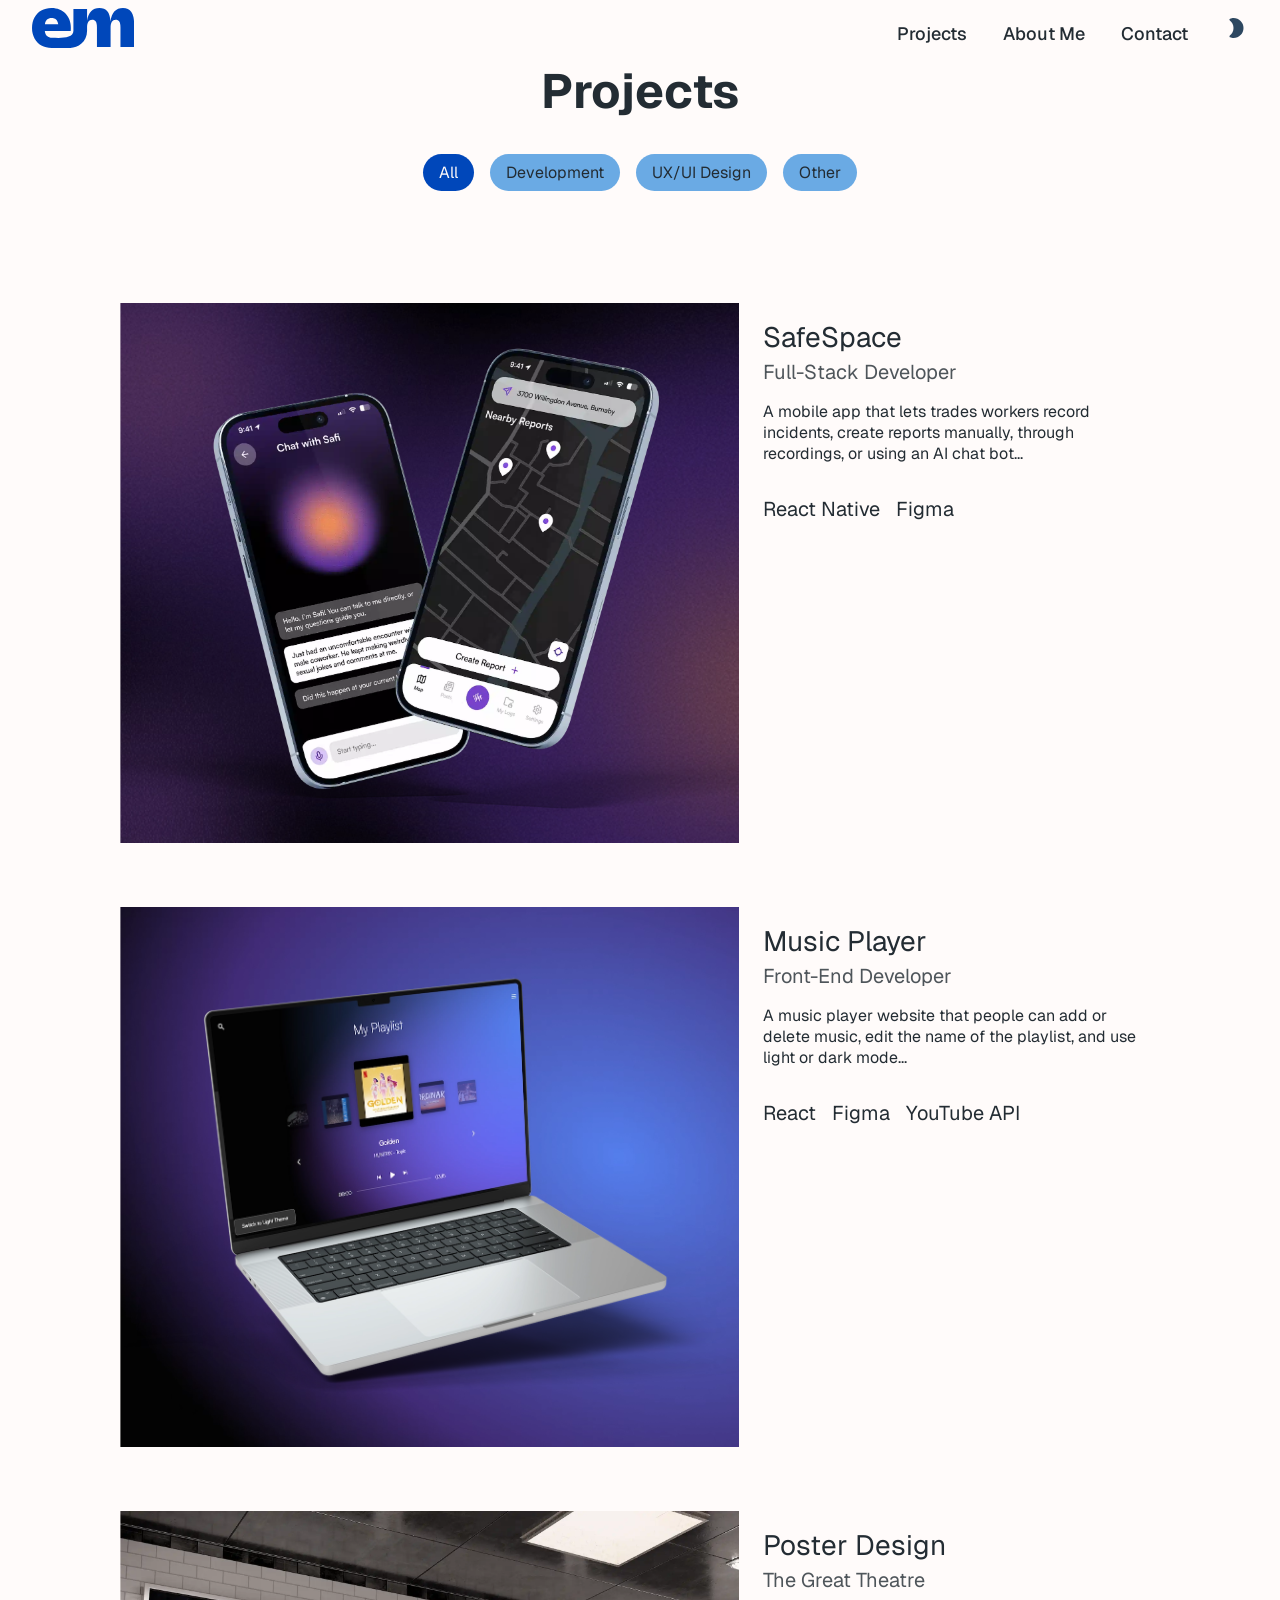
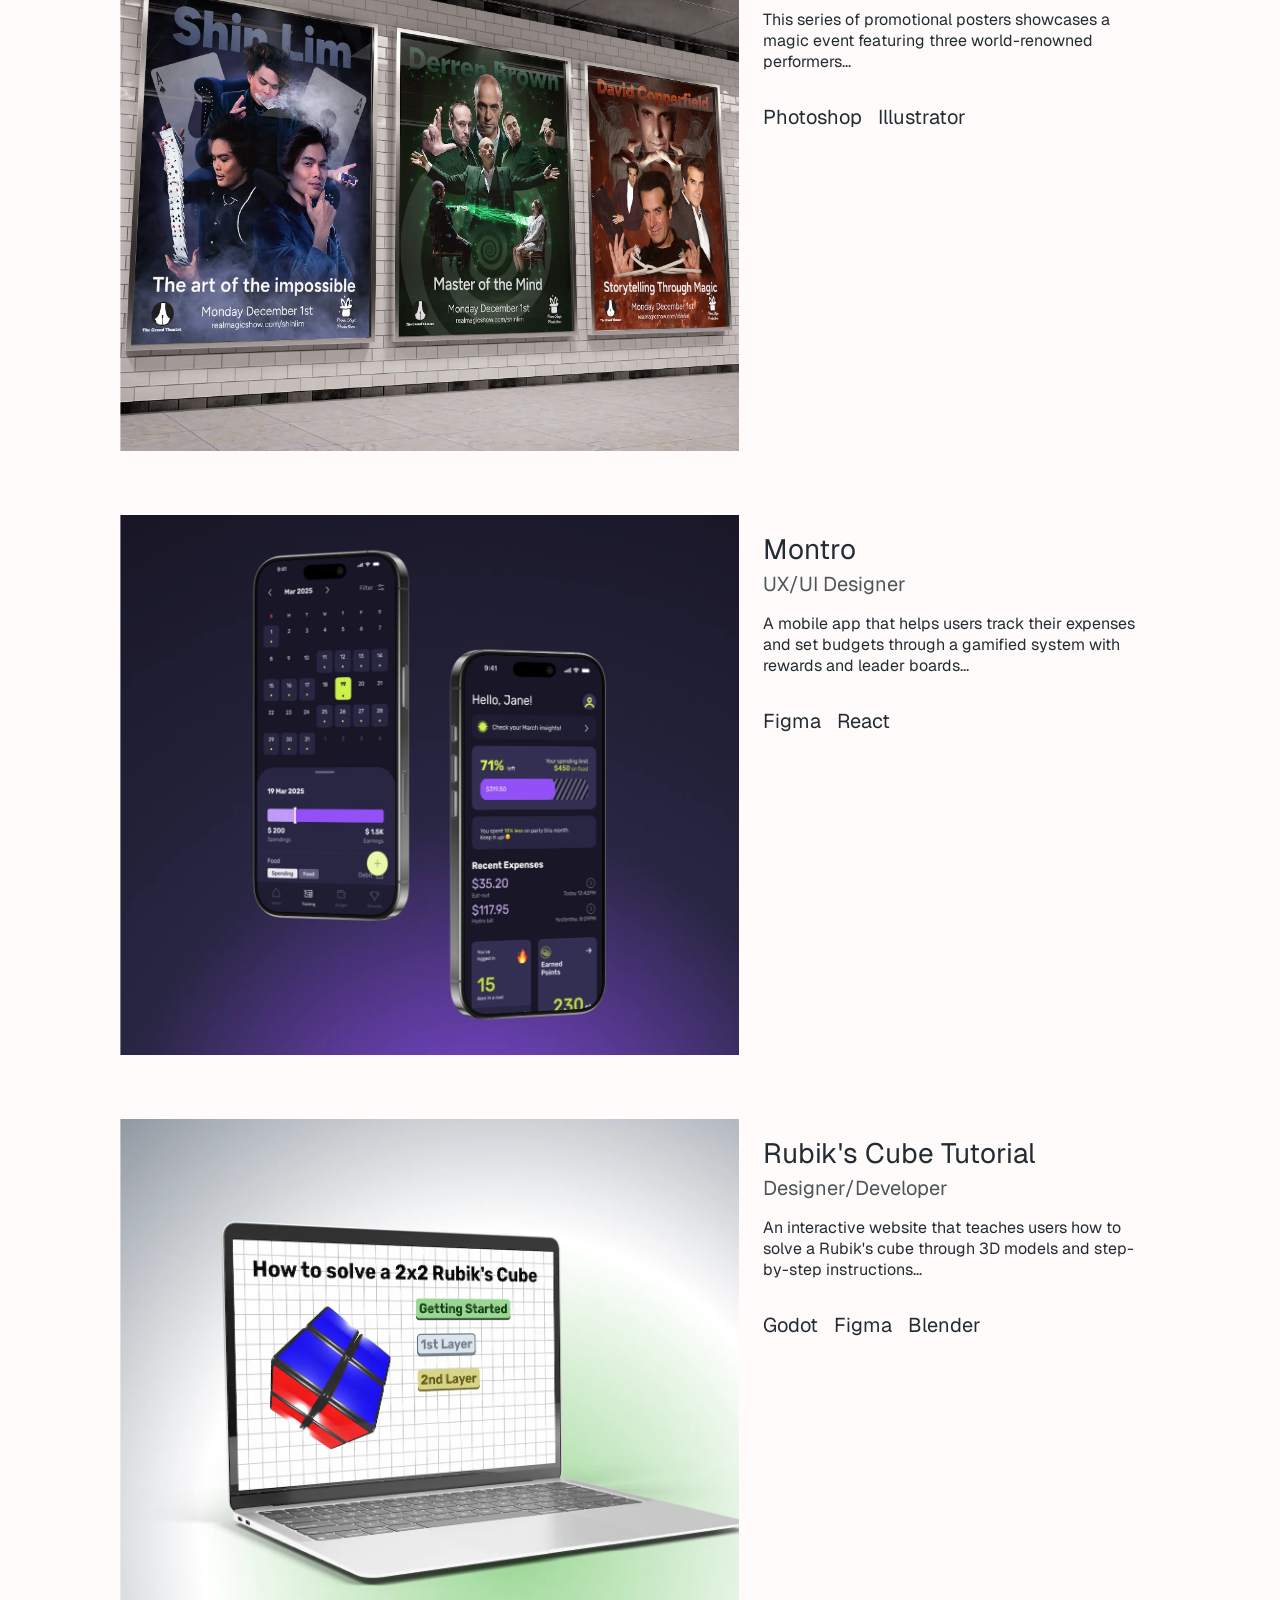
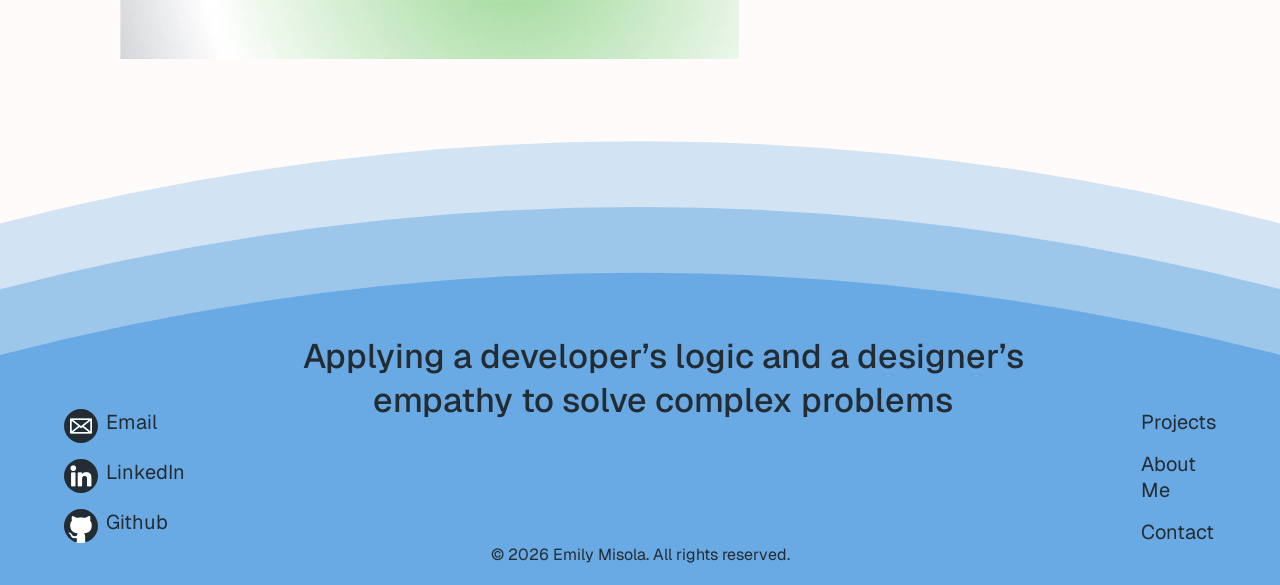
<file: projects.html>
<!doctype html>
<html lang="en">
  <head>
    <meta charset="UTF-8" />
    <meta name="viewport" content="width=device-width, initial-scale=1.0" />

    <style>
      @import url("https://fonts.googleapis.com/css2?family=Geist:wght@100..900&display=swap");
    </style>

    <link rel="stylesheet" href="css/main.css" />
    <link rel="stylesheet" href="css/projects.css" />
    <link rel="stylesheet" href="css/components.css" />
    <link rel="stylesheet" href="css/responsive.css" />
    <title>Projects</title>
  </head>
  <body>
    <a href="#main-content" class="skip-link">Skip to main content</a>
    <nav class="navbar">
      <a href="index.html">
        <svg
          class="navbar__logo"
          xmlns="http://www.w3.org/2000/svg"
          viewBox="0 0 311.19 121.91"
        >
          <path
            class="cls-1"
            d="M309.12,27.37c-1.38-6.15-3.48-11.25-6.29-15.31-2.81-4.06-6.35-7.08-10.62-9.07-4.27-1.99-9.28-2.99-15.05-2.99-21.53,0-34.18,13.61-37.96,40.84-.45-6.92-1.48-12.94-3.07-18.06-1.59-5.12-3.78-9.37-6.55-12.74-2.78-3.37-6.17-5.89-10.17-7.55-4-1.66-8.64-2.49-13.92-2.49-20.97,0-33.52,13-37.65,39.01V3.14h-41.58v66.53c0,25.29-41.57,21.19-65.07,21.19-6.4,0-11.49-1.83-15.28-5.48s-6.09-8.87-6.89-15.65h78.91c.17-1.4.3-2.85.37-4.35s.11-2.99.11-4.46c0-9.12-1.43-17.42-4.27-24.91-2.85-7.48-6.85-13.89-12.01-19.24-5.16-5.35-11.36-9.48-18.61-12.4-7.25-2.92-15.28-4.38-24.09-4.38-5.91,0-11.47.66-16.7,1.99-5.23,1.33-10.04,3.24-14.44,5.74-4.41,2.5-8.35,5.54-11.85,9.12-3.5,3.58-6.46,7.63-8.89,12.14s-4.29,9.45-5.58,14.81c-1.29,5.37-1.94,11.07-1.94,17.12s.66,11.75,1.97,17.12c1.31,5.37,3.2,10.3,5.66,14.81,2.46,4.51,5.46,8.56,8.99,12.17,3.53,3.6,7.52,6.65,11.95,9.15s9.3,4.41,14.58,5.74c5.28,1.33,10.89,1.99,16.83,1.99h56.87c22.57,0,50.99-17.43,50.99-52.23v-9.69c0-16.32,5.15-24.49,15.47-24.49,4.96,0,8.64,1.97,11.04,5.92,2.4,3.95,3.59,10,3.59,18.14v59.2h41.58v-58.78c0-16.32,5.15-24.49,15.47-24.49,4.96,0,8.64,1.97,11.04,5.92,2.4,3.95,3.59,10,3.59,18.14v59.2h41.58V49.08c0-8.32-.69-15.56-2.07-21.71ZM45.8,35.02c3.41-3.22,8.03-4.82,13.87-4.82s10.23,1.57,13.58,4.69c3.36,3.13,5.61,7.93,6.76,14.39h-40.74c.94-6.29,3.12-11.04,6.53-14.26Z"
          />
        </svg>
      </a>

      <!-- Desktop Navigation -->
      <div class="navbar__desktop">
        <a href="projects.html" class="navbar__link">Projects</a>
        <a href="about.html" class="navbar__link">About Me</a>
        <a href="mailto:emilymisola@gmail.com" class="navbar__link">Contact</a>

        <input
          type="checkbox"
          id="theme-toggle"
          name="toggle-color-scheme"
          class="navbar__checkbox"
          aria-pressed="false"
          aria-label="Toggle light and dark theme"
        />
        <label for="theme-toggle" class="navbar__label">
          <img class="navbar__icon" src="/img/navbar/dark.svg" alt=""
        /></label>
      </div>

      <!-- Mobile Hamburger Menu -->
      <input
        type="checkbox"
        id="nav-toggle"
        class="navbar__menu-checkbox"
        aria-expanded="false"
        aria-controls="navbar-mobile-menu"
      />
      <label
        for="nav-toggle"
        class="navbar__hamburger"
        aria-label="Toggle navigation menu"
      >
        <span class="navbar__hamburger-line"></span>
        <span class="navbar__hamburger-line"></span>
        <span class="navbar__hamburger-line"></span>
      </label>

      <!-- Mobile Menu Overlay -->
      <div class="navbar__mobile-menu" id="navbar-mobile-menu">
        <div class="navbar__mobile-menu-content">
          <a href="projects.html" class="navbar__mobile-link">Projects</a>
          <a href="about.html" class="navbar__mobile-link">About Me</a>
          <a href="mailto:emilymisola@gmail.com" class="navbar__mobile-link"
            >Contact</a
          >

          <div class="navbar__mobile-theme">
            <input
              type="checkbox"
              id="theme-toggle-mobile"
              name="toggle-color-scheme"
              class="navbar__checkbox"
              aria-pressed="false"
              aria-label="Toggle light and dark theme"
            />
            <label for="theme-toggle-mobile" class="navbar__label">
              <img
                class="navbar__icon"
                src="/img/navbar/dark.svg"
                alt="Toggle theme"
            /></label>
          </div>
        </div>
      </div>
    </nav>
    <main class="main-content" id="main-content">
      <div class="projects__header">
        <h1 class="header__title">Projects</h1>
        <div class="header__filters">
          <span class="header__filter active" data-filter="all">All</span>
          <span class="header__filter" data-filter="development"
            >Development</span
          >
          <span class="header__filter" data-filter="ux-design"
            >UX/UI Design</span
          >
          <span class="header__filter" data-filter="other">Other</span>
        </div>
      </div>
      <div class="projects__list">
        <div class="project" data-category="development ux-design">
          <div class="project__text">
            <a class="project__link-text" href="projects/safeSpace.html">
              <h3 class="project__name">SafeSpace</h3>
              <h4 class="project__role">Full-Stack Developer</h4>
            </a>
            <p class="project__description">
              A mobile app that lets trades workers record incidents, create
              reports manually, through recordings, or using an AI chat bot...
            </p>
            <div class="project__chips">
              <span class="project__chip">React Native</span>
              <span class="project__chip">Figma</span>
            </div>
          </div>
          <a
            class="project__image-link"
            href="projects/safeSpace.html"
            tabindex="-1"
          >
            <figure class="project__image">
              <img
                class="project__image__image"
                src="img/projects/SafeSpace-mockup.webp"
                alt="SafeSpace Mockup"
              />
              <img
                class="project__image__image"
                src="img/projects/SafeSpace-background.webp"
                alt="SafeSpace Background"
              />
            </figure>
          </a>
        </div>

        <div class="project" data-category="development">
          <div class="project__text">
            <a class="project__link-text" href="projects/musicPlayer.html">
              <h3 class="project__name">Music Player</h3>
              <h4 class="project__role">Front-End Developer</h4>
            </a>
            <p class="project__description">
              A music player website that people can add or delete music, edit
              the name of the playlist, and use light or dark mode...
            </p>
            <div class="project__chips">
              <span class="project__chip">React</span>
              <span class="project__chip">Figma</span>
              <span class="project__chip">YouTube API</span>
            </div>
          </div>
          <a
            class="project__image-link"
            href="projects/musicPlayer.html"
            tabindex="-1"
          >
            <figure class="project__image">
              <img
                class="project__image__image"
                src="img/projects/musicPlayer-mockup.webp"
                alt="Music Player Mockup"
              />
              <img
                class="project__image__image"
                src="img/projects/musicPlayer-background.webp"
                alt="Music Player Background"
              />
            </figure>
          </a>
        </div>

        <div class="project" data-category="other">
          <div class="project__text">
            <a class="project__link-text" href="projects/posters.html">
              <h3 class="project__name">Poster Design</h3>
              <h4 class="project__role">The Great Theatre</h4>
            </a>
            <p class="project__description">
              This series of promotional posters showcases a magic event
              featuring three world-renowned performers...
            </p>
            <div class="project__chips">
              <span class="project__chip">Photoshop</span>
              <span class="project__chip">Illustrator</span>
            </div>
          </div>
          <a
            class="project__image-link"
            href="projects/posters.html"
            tabindex="-1"
          >
            <figure class="project__image">
              <img
                class="project__image__image"
                src="img/projects/magicPosters.webp"
                alt="Magic poster designs for The Great Theatre magic event"
              />
            </figure>
          </a>
        </div>

        <div class="project" data-category="ux-design">
          <div class="project__text">
            <a class="project__link-text" href="projects/montro.html">
              <h3 class="project__name">Montro</h3>
              <h4 class="project__role">UX/UI Designer</h4>
            </a>
            <p class="project__description">
              A mobile app that helps users track their expenses and set budgets
              through a gamified system with rewards and leader boards...
            </p>
            <div class="project__chips">
              <span class="project__chip">Figma</span>
              <span class="project__chip">React</span>
            </div>
          </div>
          <a
            class="project__image-link"
            href="projects/montro.html"
            tabindex="-1"
          >
            <figure class="project__image">
              <img
                class="project__image__image"
                src="img/projects/Montro-mockup.webp"
                alt="Montro Mockup"
              />
              <img
                class="project__image__image"
                src="img/projects/Montro-background.webp"
                alt="Montro Background"
              />
            </figure>
          </a>
        </div>

        <div class="project" data-category="other">
          <div class="project__text">
            <a class="project__link-text" href="projects/cube.html">
              <h3 class="project__name">Rubik's Cube Tutorial</h3>
              <h4 class="project__role">Designer/Developer</h4>
            </a>
            <p class="project__description">
              An interactive website that teaches users how to solve a Rubik's
              cube through 3D models and step-by-step instructions...
            </p>
            <div class="project__chips">
              <span class="project__chip">Godot</span>
              <span class="project__chip">Figma</span>
              <span class="project__chip">Blender</span>
            </div>
          </div>
          <a
            class="project__image-link"
            href="projects/cube.html"
            tabindex="-1"
          >
            <figure class="project__image">
              <img
                class="project__image__image"
                src="img/projects/cube-mockup.webp"
                alt="Rubik's Cube Tutorial Mockup"
              />
              <img
                class="project__image__image"
                src="img/projects/cube-background.webp"
                alt="Rubik's Cube Tutorial Background"
              />
            </figure>
          </a>
        </div>
      </div>
    </main>

    <footer class="footer">
      <!-- Desktop SVG (1025px+) - Original curves -->
      <svg
        class="footer-bg footer-bg-desktop"
        aria-hidden="true"
        xmlns="http://www.w3.org/2000/svg"
        viewBox="0 0 1440 320"
        preserveAspectRatio="none"
      >
        <path
          fill="#6aaae4"
          d="M0,320 L0,100 Q720,0 1440,100 L1440,320 Z"
          opacity="0.3"
        />
        <path
          fill="#6aaae4"
          d="M0,320 L0,140 Q720,40 1440,140 L1440,320 Z"
          opacity="0.5"
        />
        <path
          fill="#6aaae4"
          d="M0,320 L0,180 Q720,80 1440,180 L1440,320 Z"
          opacity="1"
        />
      </svg>

      <!-- Mobile/Tablet SVG (up to 1024px) - Flatter curves -->
      <svg
        class="footer-bg footer-bg-mobile"
        aria-hidden="true"
        xmlns="http://www.w3.org/2000/svg"
        viewBox="0 0 1440 320"
        preserveAspectRatio="none"
      >
        <path
          fill="#6aaae4"
          d="M0,320 L0,150 Q720,120 1440,150 L1440,320 Z"
          opacity="0.3"
        />
        <path
          fill="#6aaae4"
          d="M0,320 L0,160 Q720,140 1440,160 L1440,320 Z"
          opacity="0.5"
        />
        <path
          fill="#6aaae4"
          d="M0,320 L0,180 Q720,160 1440,180 L1440,320 Z"
          opacity="1"
        />
      </svg>
      <div class="footer__content-container">
        <div class="footer-content">
          <div class="footer__links">
            <a href="mailto:emilymisola@gmail.com" class="footer__link"
              ><img
                class="footer__link__icon"
                src="img/footer/Email.svg"
                alt="Email Icon"
              />Email</a
            >
            <a
              href="https://www.linkedin.com/in/emilymisola"
              class="footer__link"
              target="_blank"
              rel="noopener noreferrer"
              ><img
                class="footer__link__icon"
                src="img/footer/LinkedIn.svg"
                alt="LinkedIn Icon"
              />LinkedIn</a
            >
            <a
              href="https://github.com/emmpup"
              class="footer__link"
              target="_blank"
              rel="noopener noreferrer"
              ><img
                class="footer__link__icon"
                src="img/footer/Github.svg"
                alt="Github Icon"
              />Github</a
            >
          </div>
          <div class="footer__text">
            <h3 class="footer__text__tagline">
              Applying a developer’s logic and a designer’s empathy to solve
              complex problems
            </h3>
          </div>
          <div class="footer__links">
            <a href="/projects.html" class="footer__link">Projects</a>
            <a href="/about.html" class="footer__link">About Me</a>
            <a href="mailto:emilymisola@gmail.com" class="footer__link"
              >Contact</a
            >
          </div>
          <p class="footer__copyright">
            © 2026 Emily Misola. All rights reserved.
          </p>
        </div>
      </div>
    </footer>

    <script src="js/main.js"></script>
    <script src="js/projects.js"></script>
  </body>
</html>
</file>
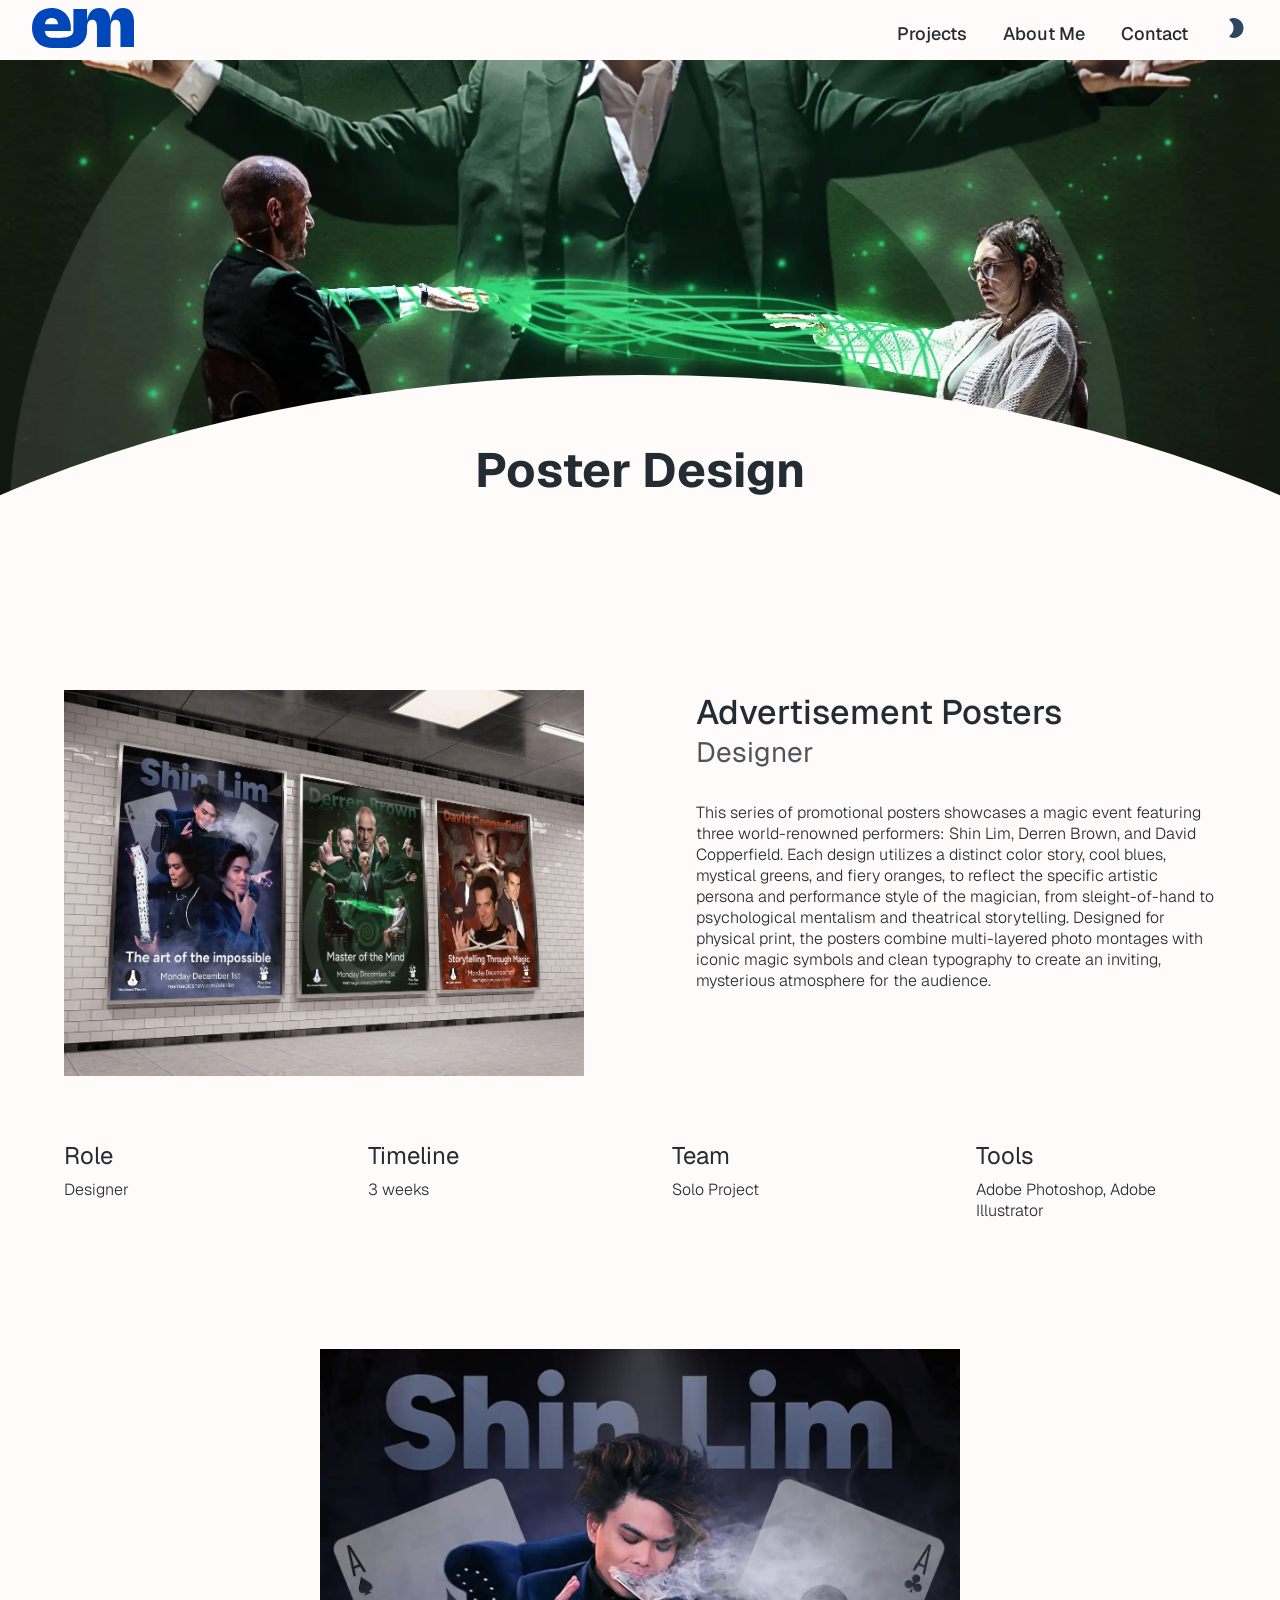
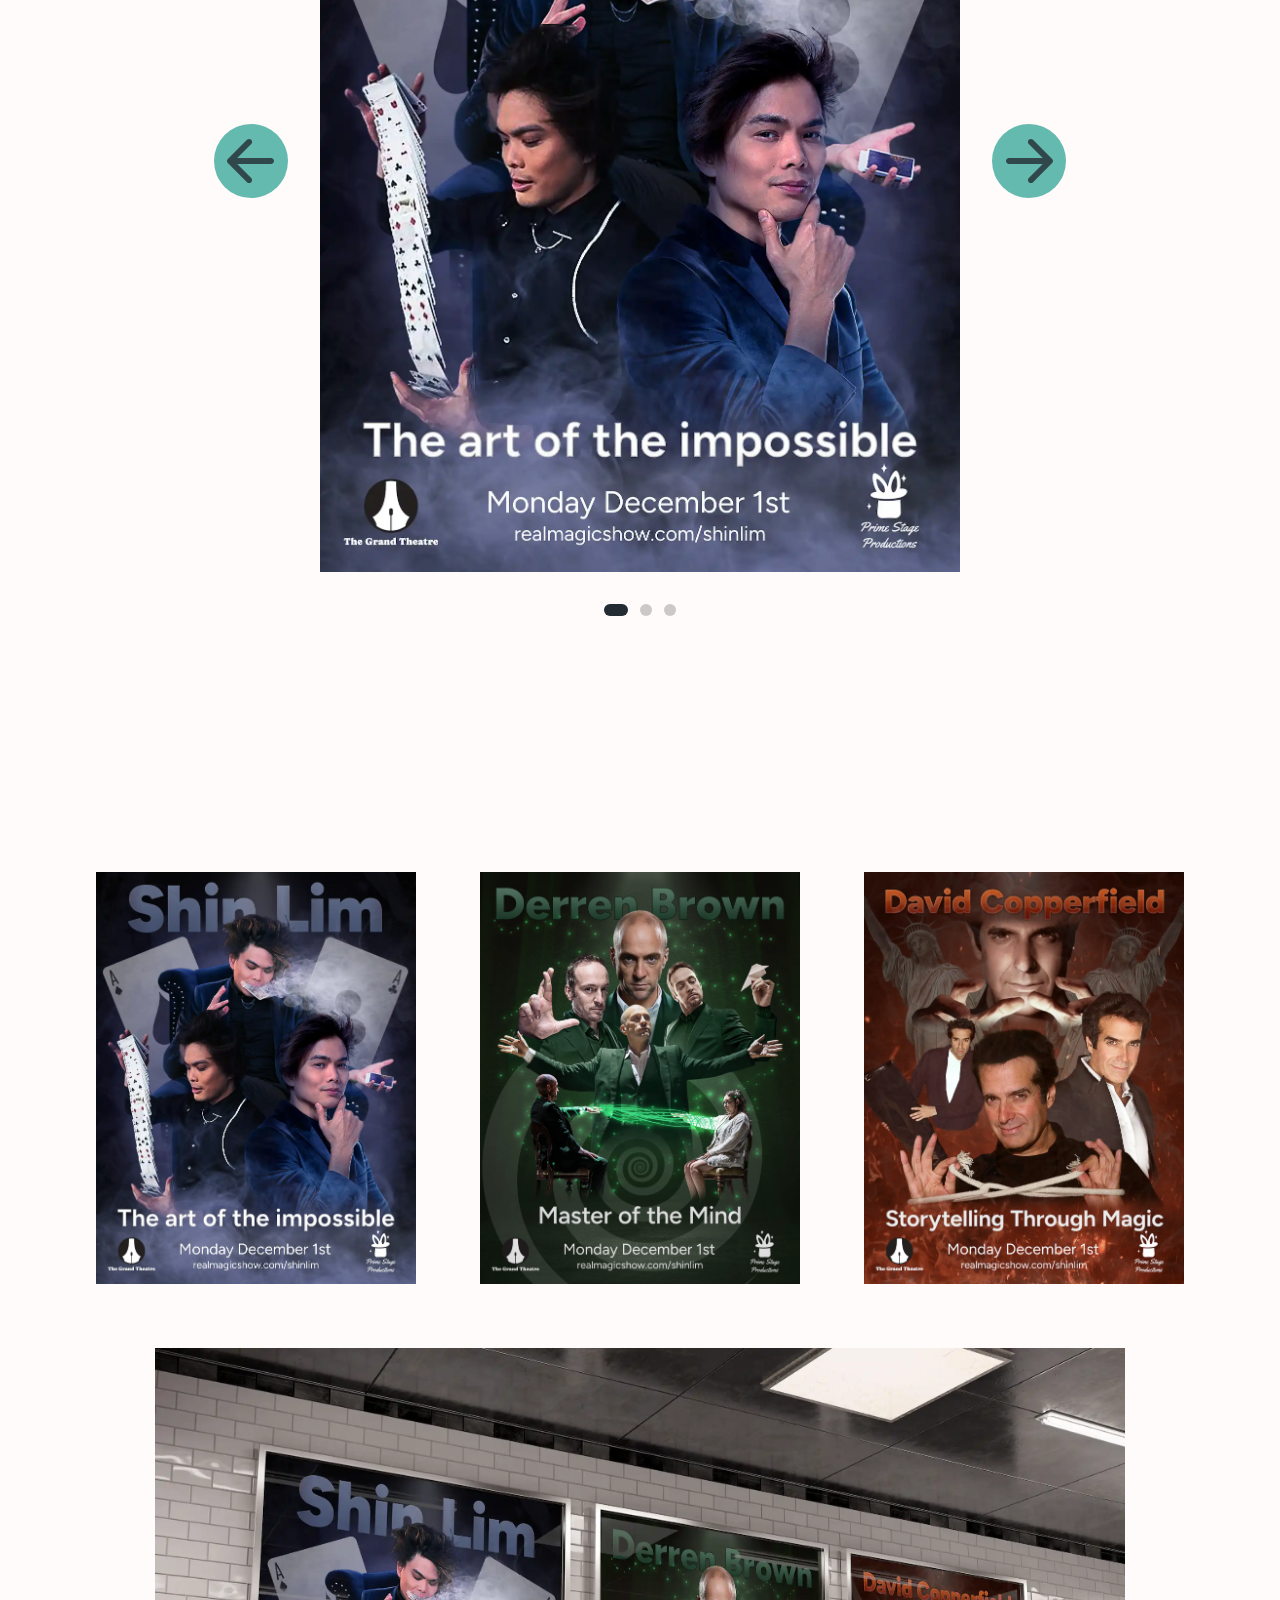
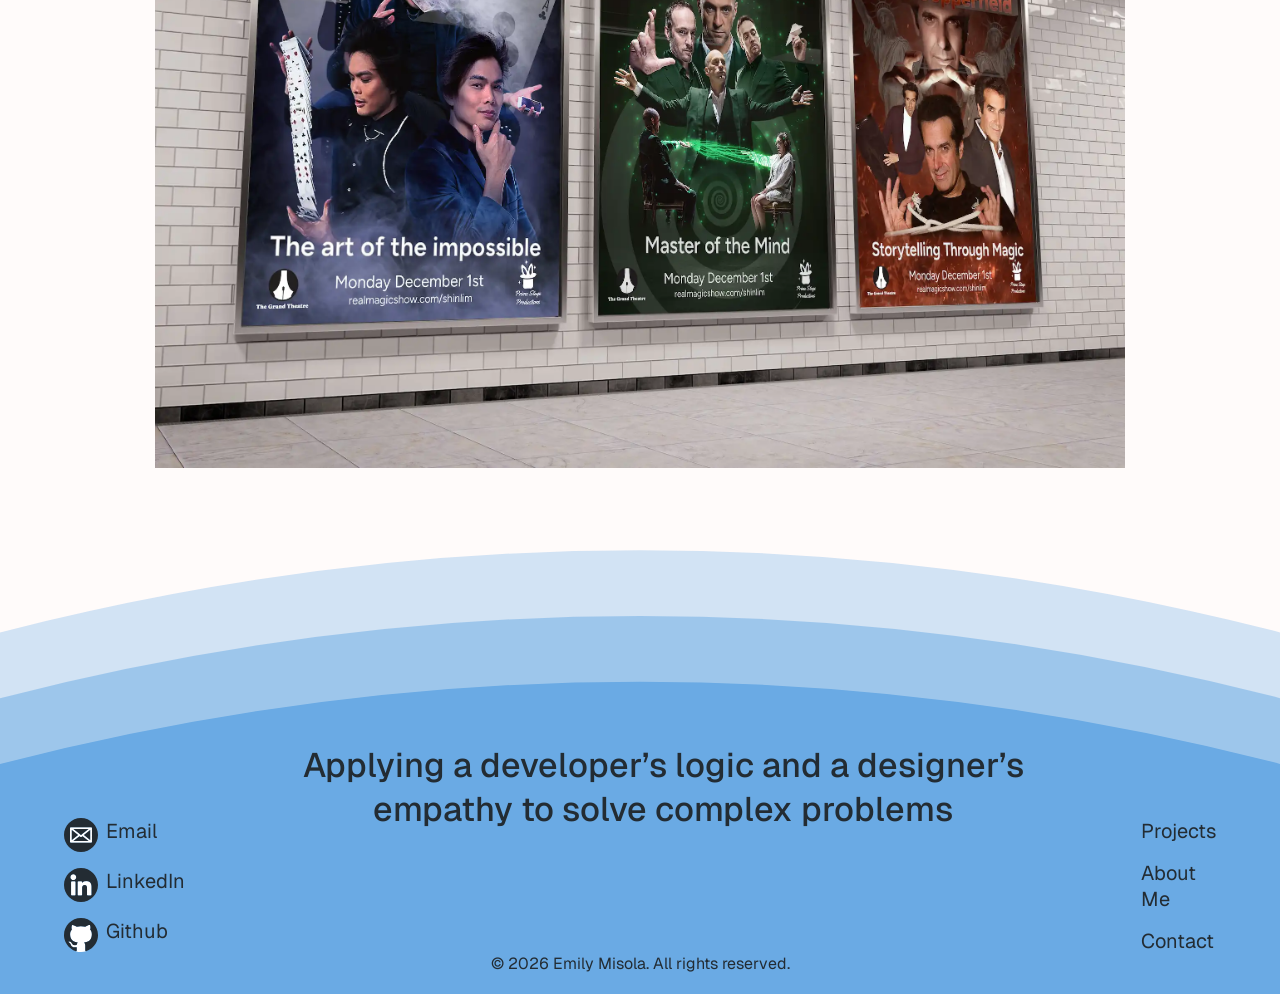
<file: projects/posters.html>
<!doctype html>
<html lang="en">
  <head>
    <meta charset="UTF-8" />
    <meta name="viewport" content="width=device-width, initial-scale=1.0" />

    <style>
      @import url("https://fonts.googleapis.com/css2?family=Geist:wght@100..900&display=swap");
    </style>

    <link rel="stylesheet" href="../css/main.css" />
    <link rel="stylesheet" href="../css/project-detail.css" />
    <link rel="stylesheet" href="../css/components.css" />
    <link rel="stylesheet" href="../css/project/posters.css" />
    <link rel="stylesheet" href="../css/responsive.css" />

    <title>Advertisement Posters</title>
  </head>
  <body>
    <a href="#main-content" class="skip-link">Skip to main content</a>
    <nav class="navbar">
      <a href="../index.html">
        <svg
          class="navbar__logo"
          xmlns="http://www.w3.org/2000/svg"
          viewBox="0 0 311.19 121.91"
        >
          <path
            class="cls-1"
            d="M309.12,27.37c-1.38-6.15-3.48-11.25-6.29-15.31-2.81-4.06-6.35-7.08-10.62-9.07-4.27-1.99-9.28-2.99-15.05-2.99-21.53,0-34.18,13.61-37.96,40.84-.45-6.92-1.48-12.94-3.07-18.06-1.59-5.12-3.78-9.37-6.55-12.74-2.78-3.37-6.17-5.89-10.17-7.55-4-1.66-8.64-2.49-13.92-2.49-20.97,0-33.52,13-37.65,39.01V3.14h-41.58v66.53c0,25.29-41.57,21.19-65.07,21.19-6.4,0-11.49-1.83-15.28-5.48s-6.09-8.87-6.89-15.65h78.91c.17-1.4.3-2.85.37-4.35s.11-2.99.11-4.46c0-9.12-1.43-17.42-4.27-24.91-2.85-7.48-6.85-13.89-12.01-19.24-5.16-5.35-11.36-9.48-18.61-12.4-7.25-2.92-15.28-4.38-24.09-4.38-5.91,0-11.47.66-16.7,1.99-5.23,1.33-10.04,3.24-14.44,5.74-4.41,2.5-8.35,5.54-11.85,9.12-3.5,3.58-6.46,7.63-8.89,12.14s-4.29,9.45-5.58,14.81c-1.29,5.37-1.94,11.07-1.94,17.12s.66,11.75,1.97,17.12c1.31,5.37,3.2,10.3,5.66,14.81,2.46,4.51,5.46,8.56,8.99,12.17,3.53,3.6,7.52,6.65,11.95,9.15s9.3,4.41,14.58,5.74c5.28,1.33,10.89,1.99,16.83,1.99h56.87c22.57,0,50.99-17.43,50.99-52.23v-9.69c0-16.32,5.15-24.49,15.47-24.49,4.96,0,8.64,1.97,11.04,5.92,2.4,3.95,3.59,10,3.59,18.14v59.2h41.58v-58.78c0-16.32,5.15-24.49,15.47-24.49,4.96,0,8.64,1.97,11.04,5.92,2.4,3.95,3.59,10,3.59,18.14v59.2h41.58V49.08c0-8.32-.69-15.56-2.07-21.71ZM45.8,35.02c3.41-3.22,8.03-4.82,13.87-4.82s10.23,1.57,13.58,4.69c3.36,3.13,5.61,7.93,6.76,14.39h-40.74c.94-6.29,3.12-11.04,6.53-14.26Z"
          />
        </svg>
      </a>

      <!-- Desktop Navigation -->
      <div class="navbar__desktop">
        <a href="../projects.html" class="navbar__link">Projects</a>
        <a href="../about.html" class="navbar__link">About Me</a>
        <a href="mailto:emilymisola@gmail.com" class="navbar__link">Contact</a>

        <input
          type="checkbox"
          id="theme-toggle"
          name="toggle-color-scheme"
          class="navbar__checkbox"
          aria-pressed="false"
          aria-label="Toggle light and dark theme"
        />
        <label for="theme-toggle" class="navbar__label">
          <img class="navbar__icon" src="../img/navbar/dark.svg" alt=""
        /></label>
      </div>

      <!-- Mobile Hamburger Menu -->
      <input
        type="checkbox"
        id="nav-toggle"
        class="navbar__menu-checkbox"
        aria-expanded="false"
        aria-controls="navbar-mobile-menu"
      />
      <label
        for="nav-toggle"
        class="navbar__hamburger"
        aria-label="Toggle navigation menu"
      >
        <span class="navbar__hamburger-line"></span>
        <span class="navbar__hamburger-line"></span>
        <span class="navbar__hamburger-line"></span>
      </label>

      <!-- Mobile Menu Overlay -->
      <div class="navbar__mobile-menu" id="navbar-mobile-menu">
        <div class="navbar__mobile-menu-content">
          <a href="../projects.html" class="navbar__mobile-link">Projects</a>
          <a href="../about.html" class="navbar__mobile-link">About Me</a>
          <a href="mailto:emilymisola@gmail.com" class="navbar__mobile-link"
            >Contact</a
          >

          <div class="navbar__mobile-theme">
            <input
              type="checkbox"
              id="theme-toggle-mobile"
              name="toggle-color-scheme"
              class="navbar__checkbox"
              aria-pressed="false"
              aria-label="Toggle light and dark theme"
            />
            <label for="theme-toggle-mobile" class="navbar__label">
              <img
                class="navbar__icon"
                src="../img/navbar/dark.svg"
                alt="Toggle theme"
            /></label>
          </div>
        </div>
      </div>
    </nav>

    <main id="main-content">
      <div class="projects__header">
        <div class="projects__rounded-title">
          <h1 class="header__title">Poster Design</h1>
        </div>
      </div>
      <div class="project-detail">
        <div class="project-detail__intro">
          <img
            class="project-detail__intro__image"
            src="../img/posters/MagicPosters.webp"
            alt="Series of three promotional magic event posters for Shin Lim, Derren Brown, and David Copperfield"
          />
          <div class="project-detail__intro__content">
            <h2 class="project-detail__intro__title">Advertisement Posters</h2>
            <h3 class="project-detail__intro__role">Designer</h3>
            <p class="project-detail__intro__description">
              This series of promotional posters showcases a magic event
              featuring three world-renowned performers: Shin Lim, Derren Brown,
              and David Copperfield. Each design utilizes a distinct color
              story, cool blues, mystical greens, and fiery oranges, to reflect
              the specific artistic persona and performance style of the
              magician, from sleight-of-hand to psychological mentalism and
              theatrical storytelling. Designed for physical print, the posters
              combine multi-layered photo montages with iconic magic symbols and
              clean typography to create an inviting, mysterious atmosphere for
              the audience.
            </p>
          </div>
        </div>
        <div class="project-detail__list">
          <div class="project-detail__list__role">
            <h3 class="project-detail__list__title">Role</h3>
            <p class="project-detail__list__description">Designer</p>
          </div>
          <div class="project-detail__list__timeline">
            <h3 class="project-detail__list__title">Timeline</h3>
            <p class="project-detail__list__description">3 weeks</p>
          </div>
          <div class="project-detail__list__team">
            <h3 class="project-detail__list__title">Team</h3>
            <p class="project-detail__list__description">Solo Project</p>
          </div>
          <div class="project-detail__list__tools">
            <h3 class="project-detail__list__title">Tools</h3>
            <p class="project-detail__list__description">
              Adobe Photoshop, Adobe Illustrator
            </p>
          </div>
        </div>
        <div class="project-detail__carousel-container">
          <button
            class="project-detail__carousel__button project-detail__carousel__button--prev"
            id="carousel-prev"
            aria-label="Previous poster"
          >
            <svg
              xmlns="http://www.w3.org/2000/svg"
              width="74"
              height="74"
              viewBox="0 0 74 74"
              fill="none"
            >
              <circle
                cx="37"
                cy="37"
                r="37"
                transform="rotate(-90 37 37)"
                fill="#65BAAF"
              />
              <path
                d="M57 40C58.6569 40 60 38.6569 60 37C60 35.3431 58.6569 34 57 34L57 37L57 40ZM13.8787 34.8787C12.7071 36.0503 12.7071 37.9498 13.8787 39.1213L32.9706 58.2132C34.1421 59.3848 36.0416 59.3848 37.2132 58.2132C38.3848 57.0416 38.3848 55.1421 37.2132 53.9706L20.2426 37L37.2132 20.0294C38.3848 18.8579 38.3848 16.9584 37.2132 15.7868C36.0416 14.6152 34.1421 14.6152 32.9706 15.7868L13.8787 34.8787ZM57 37L57 34L16 34L16 37L16 40L57 40L57 37Z"
                fill="#232C33"
                fill-opacity="0.8"
              />
            </svg>
          </button>

          <div class="project-detail__carousel">
            <img
              class="project-detail__carousel__image"
              src="../img/posters/ShinLim.webp"
              alt="Shin Lim"
            />
            <img
              class="project-detail__carousel__image"
              src="../img/posters/DerrenBrown.webp"
              alt="Derren Brown"
            />
            <img
              class="project-detail__carousel__image"
              src="../img/posters/DavidCopperfield.webp"
              alt="David Copperfield"
            />
          </div>

          <button
            class="project-detail__carousel__button project-detail__carousel__button--next"
            id="carousel-next"
            aria-label="Next poster"
          >
            <svg
              xmlns="http://www.w3.org/2000/svg"
              width="74"
              height="74"
              viewBox="0 0 74 74"
              fill="none"
            >
              <circle
                cx="37"
                cy="37"
                r="37"
                transform="rotate(90 37 37)"
                fill="#65BAAF"
              />
              <path
                d="M17 34C15.3431 34 14 35.3431 14 37C14 38.6569 15.3431 40 17 40L17 37L17 34ZM60.1213 39.1213C61.2929 37.9498 61.2929 36.0503 60.1213 34.8787L41.0294 15.7868C39.8579 14.6152 37.9584 14.6152 36.7868 15.7868C35.6152 16.9584 35.6152 18.8579 36.7868 20.0294L53.7574 37L36.7868 53.9706C35.6152 55.1421 35.6152 57.0416 36.7868 58.2132C37.9584 59.3848 39.8579 59.3848 41.0294 58.2132L60.1213 39.1213ZM17 37L17 40L58 40L58 37L58 34L17 34L17 37Z"
                fill="#232C33"
                fill-opacity="0.8"
              />
            </svg>
          </button>
        </div>

        <div class="project-detail__carousel-dots" id="carousel-dots">
          <button
            class="project-detail__carousel__dot active"
            data-index="0"
            aria-label="Go to slide 1"
          ></button>
          <button
            class="project-detail__carousel__dot"
            data-index="1"
            aria-label="Go to slide 2"
          ></button>
          <button
            class="project-detail__carousel__dot"
            data-index="2"
            aria-label="Go to slide 3"
          ></button>
        </div>
        <div class="project-detail__images">
          <div class="project-detail__images__container">
            <img
              class="project-detail__images__image"
              src="../img/posters/ShinLim.webp"
              alt="Shin Lim"
            />
            <img
              class="project-detail__images__image"
              src="../img/posters/DerrenBrown.webp"
              alt="Derren Brown"
            />
            <img
              class="project-detail__images__image"
              src="../img/posters/DavidCopperfield.webp"
              alt="David Copperfield"
            />
          </div>
          <img
            class="project-detail__images__image--large"
            src="../img/posters/MagicPosters.webp"
            alt="All Posters"
          />
        </div>
      </div>
    </main>

    <footer class="footer">
      <!-- Desktop SVG (1025px+) - Original curves -->
      <svg
        class="footer-bg footer-bg-desktop"
        aria-hidden="true"
        xmlns="http://www.w3.org/2000/svg"
        viewBox="0 0 1440 320"
        preserveAspectRatio="none"
      >
        <path
          fill="#6aaae4"
          d="M0,320 L0,100 Q720,0 1440,100 L1440,320 Z"
          opacity="0.3"
        />
        <path
          fill="#6aaae4"
          d="M0,320 L0,140 Q720,40 1440,140 L1440,320 Z"
          opacity="0.5"
        />
        <path
          fill="#6aaae4"
          d="M0,320 L0,180 Q720,80 1440,180 L1440,320 Z"
          opacity="1"
        />
      </svg>

      <!-- Mobile/Tablet SVG (up to 1024px) - Flatter curves -->
      <svg
        class="footer-bg footer-bg-mobile"
        aria-hidden="true"
        xmlns="http://www.w3.org/2000/svg"
        viewBox="0 0 1440 320"
        preserveAspectRatio="none"
      >
        <path
          fill="#6aaae4"
          d="M0,320 L0,150 Q720,120 1440,150 L1440,320 Z"
          opacity="0.3"
        />
        <path
          fill="#6aaae4"
          d="M0,320 L0,160 Q720,140 1440,160 L1440,320 Z"
          opacity="0.5"
        />
        <path
          fill="#6aaae4"
          d="M0,320 L0,180 Q720,160 1440,180 L1440,320 Z"
          opacity="1"
        />
      </svg>
      <div class="footer__content-container">
        <div class="footer-content">
          <div class="footer__links">
            <a href="mailto:emilymisola@gmail.com" class="footer__link"
              ><img
                class="footer__link__icon"
                src="../img/footer/Email.svg"
                alt="Email Icon"
              />Email</a
            >
            <a
              href="https://www.linkedin.com/in/emilymisola"
              class="footer__link"
              target="_blank"
              rel="noopener noreferrer"
              ><img
                class="footer__link__icon"
                src="../img/footer/LinkedIn.svg"
                alt="LinkedIn Icon"
              />LinkedIn</a
            >
            <a
              href="https://github.com/emmpup"
              class="footer__link"
              target="_blank"
              rel="noopener noreferrer"
              ><img
                class="footer__link__icon"
                src="../img/footer/Github.svg"
                alt="Github Icon"
              />Github</a
            >
          </div>
          <div class="footer__text">
            <h3 class="footer__text__tagline">
              Applying a developer’s logic and a designer’s empathy to solve
              complex problems
            </h3>
          </div>
          <div class="footer__links">
            <a href="../projects.html" class="footer__link">Projects</a>
            <a href="../about.html" class="footer__link">About Me</a>
            <a href="mailto:emilymisola@gmail.com" class="footer__link"
              >Contact</a
            >
          </div>
          <p class="footer__copyright">
            © 2026 Emily Misola. All rights reserved.
          </p>
        </div>
      </div>
    </footer>

    <script src="../js/index.js"></script>
    <script src="../js/posters.js"></script>
  </body>
</html>
</file>
<file: css/main.css>
:root {
  --geist-font-family: "Geist", sans-serif;

  color-scheme: light dark;

  --light-background-500: #fffbfa;
  --light-background-600: #e8e4e4;
  --light-background-700: #b5b2b2;
  --light-text-500: #232c33;
  --light-text-700: #191f24;
  --light-primary-500: #0047ba;
  --light-primary-400: #336cc8;
  --light-primary-50: #e6edf8;
  --light-secondary-500: #6aaae4;
  --light-secondary-300: #9bc6ed;
  --light-accent-700-30: #48847c4d;
  --light-accent-500: #65baaf;
  --light-accent-300: #98d1c9;
  --light-red-500: #c93535;
  --light-red-700-30: #af2b2b4d;

  --dark-background-400: #4f565c;
  --dark-background-500: #232c33;
  --dark-background-600: #20282e;
  --dark-text-500: #fffbfa;
  --dark-primary-500: #0047ba;
  --dark-primary-400: #336cc8;
  --dark-primary-50: #e6edf8;
  --dark-secondary-500: #6aaae4;
  --dark-secondary-300: #9bc6ed;
  --dark-accent-700-30: #48847c4d;
  --dark-accent-500: #65baaf;
  --dark-accent-300: #98d1c9;
  --dark-red-500: #c93535;
  --dark-red-700-30: #6f29294d;
}

* {
  margin: 0;
  padding: 0;
  box-sizing: border-box;
}

body {
  font-family: var(--geist-font-family);
  background-color: light-dark(
    var(--light-background-500),
    var(--dark-background-500)
  );
  color: light-dark(var(--light-text-500), var(--dark-text-500));
  margin: 0;
  padding: 0;
}
/* Accessibility: Skip to main content link */
.skip-link {
  position: absolute;
  top: -40px;
  left: 0;
  background-color: light-dark(
    var(--light-primary-500),
    var(--dark-primary-500)
  );
  color: white;
  padding: 12px 16px;
  text-decoration: none;
  z-index: 100;
  font-weight: 600;
  border-radius: 0 0 4px 0;
}

.skip-link:focus {
  top: 0;
}

/* Accessibility: Focus visible styles for keyboard navigation */
a:focus-visible,
button:focus-visible,
input:focus-visible,
textarea:focus-visible,
select:focus-visible {
  outline: 3px solid
    light-dark(var(--light-primary-500), var(--dark-secondary-500));
  outline-offset: 2px;
}

/* Ensure buttons and links have visible focus states */
button,
a {
  transition: outline 0.2s ease-in-out;
}

/* Specific focus styles for different link types */
.project__link-text:focus-visible,
.navbar__link:focus-visible,
.footer__link:focus-visible {
  outline: 3px solid
    light-dark(var(--light-primary-500), var(--dark-secondary-500));
  outline-offset: 2px;
  border-radius: 4px;
}

/* Focus styles for theme toggle checkbox */
.navbar__checkbox:focus-visible + .navbar__label,
.navbar__label:focus-visible {
  outline: 3px solid
    light-dark(var(--light-primary-500), var(--dark-secondary-500));
  outline-offset: 2px;
  border-radius: 4px;
}

/* Focus styles for hamburger button */
.navbar__menu-checkbox:focus-visible + .navbar__hamburger {
  outline: 3px solid
    light-dark(var(--light-primary-500), var(--dark-secondary-500));
  outline-offset: 2px;
  border-radius: 4px;
}
</file>
<file: css/projects.css>
.projects__header {
  display: flex;
  flex-direction: column;
  align-items: center;
  justify-content: center;
  gap: 2rem;
  margin-bottom: 7rem;
}

.header__title {
  font-weight: 700;
  font-size: 48px;
  color: var(--primary-color);
}

.header__filters {
  display: flex;
  gap: 1rem;
}

.header__filter {
  padding: 0.5rem 1rem;
  border-radius: 9999px;
  background: light-dark(var(--light-secondary-500), var(--dark-secondary-500));
  color: light-dark(var(--light-text-500), var(--light-text-500));
}

.header__filter:hover {
  background: light-dark(var(--light-secondary-300), var(--dark-secondary-300));
  color: light-dark(var(--light-text-700), var(--light-text-700));
  cursor: pointer;
}

.active {
  background: light-dark(var(--light-primary-500), var(--dark-primary-500));
  color: light-dark(var(--dark-text-500), var(--dark-text-500));
}
</file>
<file: css/components.css>
/* ----------- Dark/Light Mode ----------- */
@media (prefers-color-scheme: dark) {
  &:has([name="toggle-color-scheme"]:checked) {
    color-scheme: light;
  }
}
@media (prefers-color-scheme: light) {
  &:has([name="toggle-color-scheme"]:checked) {
    color-scheme: dark;
  }
}

/* ----------- Navbar ----------- */

.navbar {
  position: sticky;
  top: 0;
  width: 100%;
  height: 60px;
  display: flex;
  align-items: center;
  justify-content: space-between;
  padding: 0 2rem;
  background-color: light-dark(
    var(--light-background-500),
    var(--dark-background-500)
  );
  z-index: 1000;
  transition: box-shadow 0.3s ease;
}

.navbar--scrolled {
  box-shadow: 0 2px 4px rgba(0, 0, 0, 0.1);
}

.navbar__logo {
  height: 40px;
  width: auto;
  fill: light-dark(var(--light-primary-500), var(--dark-secondary-500));
}

.navbar__link {
  margin-left: 2rem;
  text-decoration: none;
  color: light-dark(var(--light-text-500), var(--dark-text-500));
  font-weight: 500;
  font-size: 18px;
}

.navbar__link:hover {
  color: light-dark(var(--light-primary-500), var(--dark-secondary-500));
}

.navbar__checkbox {
  position: absolute;
  opacity: 0;
  width: 0;
  height: 0;
}

.navbar__label {
  cursor: pointer;
  display: inline-block;
  margin-left: 2rem;
}

.navbar__icon {
  width: 24px;
  height: 24px;
  display: block;
  transition: transform 0.3s ease;
}

.navbar__label:hover .navbar__icon {
  transform: scale(1.1);
}

@media (prefers-color-scheme: light) {
  .navbar__icon {
    content: url("../img/navbar/dark.svg");
  }

  .navbar__checkbox:checked ~ .navbar__label .navbar__icon {
    content: url("../img/navbar/bright.svg");
  }
}

@media (prefers-color-scheme: dark) {
  .navbar__icon {
    content: url("../img/navbar/bright.svg");
  }

  .navbar__checkbox:checked ~ .navbar__label .navbar__icon {
    content: url("../img/navbar/dark.svg");
  }
}

/* ----------- Projects ----------- */

.projects__list {
  display: flex;
  flex-direction: column;
  align-items: center;
  justify-content: center;
  gap: 4rem;
}

.project {
  display: grid;
  grid-template-columns: 2.25fr 1.5fr;
  gap: 8px;
  width: 90%;
  max-width: 65rem;
  height: 60vh;
  overflow: hidden;
  transition: all 0.4s ease-in-out;
}

.project__text {
  order: 1;
  padding: 16px;
}

.project__link-text {
  text-decoration: none;
  color: inherit;
}

.project__link-text:hover {
  color: light-dark(var(--light-primary-500), var(--dark-secondary-500));
}

.project__name {
  font-weight: 400;
  font-size: 28px;
}

.project__role {
  margin-top: 4px;
  font-weight: 400;
  font-size: 20px;
  opacity: 0.8;
}

.project__description {
  margin-top: 16px;
  font-size: 16px;
  font-weight: 400;
}

.project__chips {
  margin-top: 32px;
  display: flex;
  gap: 16px;
}

.project__chip {
  border-radius: 99px;
  font-size: 20px;
  font-weight: 400;
  color: light-dark(var(--light-text-500), var(--dark-text-500));
  text-decoration: none;
}

.project__image {
  position: relative;
  order: -1;
  overflow: hidden;
  display: flex;
  align-items: center;
  justify-content: center;
  margin: 0;
  width: 100%;
  height: 100%;
  transition: transform 0.4s ease-in-out;
}

.project__image__status {
  position: absolute;
  top: 0;
  left: 0;
  width: 100%;
  height: 100%;
  background: none;
  color: none;
  display: flex;
  align-items: center;
  justify-content: center;
  font-size: 2.5rem;
  font-weight: 700;
  z-index: 10;
  margin: 0;
  opacity: 0;
  transition:
    opacity 0.4s ease-in-out,
    background-color 0.4s ease-in-out;
  pointer-events: none;
}

.project__image__image {
  position: absolute;
  top: 50%;
  left: 50%;
  transform: translate(-50%, -50%);
  width: 100%;
  height: 100%;
  object-fit: cover;
  transition: transform 0.4s ease-in-out;
  display: block;
  z-index: 1;
  overflow: hidden;
}

.project__image__image:first-of-type {
  z-index: 2;
}

.project__image-link {
  text-decoration: none;
  position: relative;
  display: block;
}

.project__image-link:hover .project__image__status {
  opacity: 1;
  background-color: rgba(255, 251, 0, 0.7);
  color: var(--light-text-500);
}

.project__image-link:hover .project__image__image {
  transform: translate(-50%, -50%) scale(1.05);
}

/* ----------- Footer ----------- */
.footer {
  /* margin-top: 10vh; */
  color: var(--light-text-500);
  padding-top: 0;
  position: relative;
  min-height: 500px;
}

.footer-bg {
  position: absolute;
  top: 0;
  left: 0;
  width: 100%;
  height: 100%;
}

.footer__content-container {
  /* background: light-dark(var(--light-secondary-500), var(--dark-secondary-500)); */
  width: 100%;
  height: 100%;
  position: relative;
  z-index: 1;
  padding-top: 275px;
}

.footer-content {
  display: flex;
  flex-direction: row;
  justify-content: space-between;
  margin: 0 5vw;
  gap: 5rem;
  padding-bottom: 20px;
}

.footer__links {
  display: flex;
  flex-direction: column;
  gap: 1rem;
  padding-top: 75px;
  padding-bottom: 20px;
}

.footer__link {
  text-decoration: none;
  color: var(--light-text-500);
  font-size: 20px;
  font-weight: 400;
  display: flex;
  flex-direction: row;
}

.footer__link__icon {
  width: 34px;
  height: 34px;
  margin-right: 8px;
  vertical-align: middle;
  fill: light-dark(var(--light-primary-500), var(--dark-primary-500));
}

.footer__link:hover {
  color: light-dark(var(--light-text-700), var(--light-text-700));
}

.footer__text {
  display: flex;
  flex-direction: column;
  justify-content: space-between;
  text-align: center;
}

.footer__text__tagline {
  font-size: 34px;
  font-weight: 500;
}

.footer__copyright {
  font-size: 16px;
}
</file>
<file: css/responsive.css>
/* ===========================================
   RESPONSIVE STYLES
   =========================================== */

/* Breakpoints:
   - Mobile: up to 768px
   - Tablet: 768px - 1024px
   - Desktop: 1024px+
*/

/* ===========================================
   MOBILE HAMBURGER MENU STYLES (Base)
   =========================================== */

.navbar__menu-checkbox {
  display: none;
}

/* Hide SVGs by default */
.footer-bg-desktop {
  display: none;
}

.footer-bg-mobile {
  display: block;
}

.navbar__hamburger {
  display: none;
  flex-direction: column;
  justify-content: space-between;
  width: 30px;
  height: 21px;
  cursor: pointer;
  z-index: 1001;
}

.navbar__hamburger-line {
  display: block;
  width: 100%;
  height: 3px;
  background-color: light-dark(var(--light-text-500), var(--dark-text-500));
  border-radius: 2px;
  transition: all 0.3s ease;
}

.navbar__mobile-menu {
  display: none;
  position: fixed;
  top: 0;
  left: 0;
  width: 100%;
  height: 100vh;
  background-color: light-dark(
    var(--light-background-500),
    var(--dark-background-500)
  );
  z-index: 999;
  opacity: 0;
  visibility: hidden;
  transition:
    opacity 0.3s ease,
    visibility 0.3s ease;
}

.navbar__mobile-menu-content {
  display: flex;
  flex-direction: column;
  align-items: center;
  justify-content: center;
  height: 100%;
  gap: 2rem;
}

.navbar__mobile-link {
  font-size: 2rem;
  font-weight: 500;
  text-decoration: none;
  color: light-dark(var(--light-text-500), var(--dark-text-500));
  transition: color 0.3s ease;
}

.navbar__mobile-link:active {
  color: light-dark(var(--light-primary-500), var(--dark-primary-500));
}

.navbar__mobile-theme {
  margin-top: 2rem;
}

/* Hamburger animation when menu is open */
.navbar__menu-checkbox:checked
  ~ .navbar__hamburger
  .navbar__hamburger-line:nth-child(1) {
  transform: rotate(45deg) translate(6px, 6px);
}

.navbar__menu-checkbox:checked
  ~ .navbar__hamburger
  .navbar__hamburger-line:nth-child(2) {
  opacity: 0;
}

.navbar__menu-checkbox:checked
  ~ .navbar__hamburger
  .navbar__hamburger-line:nth-child(3) {
  transform: rotate(-45deg) translate(6px, -6px);
}

/* Show mobile menu when checkbox is checked */
.navbar__menu-checkbox:checked ~ .navbar__mobile-menu {
  opacity: 1;
  visibility: visible;
}

/* ===========================================
   MOBILE STYLES (up to 768px)
   =========================================== */

@media screen and (max-width: 768px) {
  /* --- Navbar --- */
  .navbar__desktop {
    display: none;
  }

  .navbar__hamburger {
    display: flex;
  }

  .navbar__mobile-menu {
    display: block;
  }

  /* --- Hero --- */
  .hero {
    text-align: center;
    padding: 0 1rem;
  }

  .hero__name {
    font-size: 3rem;
  }

  .hero__subtitle {
    font-size: 1.5rem;
  }

  .hero__button-container {
    flex-direction: column;
    width: 100%;
    padding: 0 1rem;
    gap: 1rem;
  }

  .hero__button--primary,
  .hero__button--secondary {
    width: 100%;
    font-size: 1.25rem;
    padding: 0.75rem 1.5rem;
    margin-top: 0.5rem;
  }

  .hero__waves-bottom {
    margin-top: -28%;
  }

  /* --- Projects --- */
  .projects {
    text-align: center;
  }

  .projects__title {
    font-size: 2rem;
  }

  .project {
    grid-template-columns: 1fr;
    height: auto;
    gap: 1rem;
  }

  .project__image {
    order: -1;
    min-height: 250px;
  }

  .project__text {
    order: 1;
    text-align: center;
    padding: 1rem;
  }

  .project__chips {
    justify-content: center;
  }

  /* Active states instead of hover */
  .project__link-text:active {
    color: light-dark(var(--light-primary-500), var(--dark-secondary-500));
  }

  .project__image-link:active .project__image__status {
    opacity: 1;
    background-color: rgba(255, 251, 0, 0.7);
    color: var(--light-text-500);
  }

  .project__image-link:active .project__image__image {
    transform: translate(-50%, -50%) scale(1.05);
  }

  .navbar__link:active {
    color: light-dark(var(--light-primary-500), var(--dark-primary-500));
  }

  /* --- Footer --- */
  .footer {
    min-height: 550px;
  }

  /* Scale and transform the footer background for mobile */
  .footer-bg {
    transform: scaleY(1.3);
    transform-origin: bottom;
  }

  .footer__content-container {
    padding-top: 350px;
  }

  .footer-content {
    display: grid;
    grid-template-columns: 1fr 1fr;
    grid-template-rows: auto auto auto;
    gap: 2rem;
    padding: 0 1rem;
    padding-bottom: 2.5rem;
  }

  .footer__text {
    grid-column: 1 / -1;
    grid-row: 1;
    text-align: center;
  }

  .footer__text__tagline {
    font-size: 1.5rem;
  }

  .footer__links {
    padding-top: 0;
    align-items: center;
  }

  .footer__links:first-of-type {
    grid-column: 1;
    grid-row: 2;
    justify-self: start;
    align-items: flex-start;
  }

  .footer__links:last-of-type {
    grid-column: 2;
    grid-row: 2;
    justify-self: end;
    align-items: flex-end;
  }

  .footer__copyright {
    grid-column: 1 / -1;
    grid-row: 3;
    text-align: center;
    margin-top: 2rem;
  }

  .footer__link:active {
    color: light-dark(var(--light-primary-500), var(--dark-primary-500));
  }
}

/* ===========================================
   TABLET STYLES (768px - 1024px)
   =========================================== */

@media screen and (min-width: 769px) and (max-width: 1024px) {
  /* --- Hero --- */
  .hero {
    text-align: center;
  }

  .hero__name {
    font-size: 4.5rem;
  }

  .hero__subtitle {
    font-size: 2rem;
  }

  /* --- Projects --- */
  .projects {
    text-align: center;
  }

  .projects__title {
    font-size: 2.5rem;
  }

  .project {
    grid-template-columns: 1fr;
    height: auto;
    gap: 1.5rem;
  }

  .project__image {
    order: -1;
    min-height: 350px;
  }

  .project__text {
    order: 1;
    text-align: center;
  }

  .project__chips {
    justify-content: center;
  }

  /* --- Footer --- */
  .footer {
    min-height: 550px;
  }

  /* Scale footer background for tablet */
  .footer-bg {
    transform: scaleY(1.3);
    transform-origin: bottom;
  }

  .footer__content-container {
    padding-top: 350px;
  }

  .footer-content {
    display: grid;
    grid-template-columns: 1fr 1fr;
    grid-template-rows: auto auto auto;
    gap: 2rem;
    padding: 0 2rem;
    padding-bottom: 3rem;
  }

  .footer__text {
    grid-column: 1 / -1;
    grid-row: 1;
    text-align: center;
  }

  .footer__text__tagline {
    font-size: 1.75rem;
  }

  .footer__links {
    padding-top: 0;
  }

  .footer__links:first-of-type {
    grid-column: 1;
    grid-row: 2;
    justify-self: start;
  }

  .footer__links:last-of-type {
    grid-column: 2;
    grid-row: 2;
    justify-self: end;
    align-items: flex-end;
  }

  .footer__copyright {
    grid-column: 1 / -1;
    grid-row: 3;
    text-align: center;
    margin-top: 2rem;
  }
}

/* ===========================================
   DESKTOP STYLES (1024px+)
   =========================================== */

@media screen and (min-width: 1025px) {
  /* Center text on desktop as well */
  .hero {
    text-align: center;
  }
}

/* ===========================================
   PROJECTS PAGE RESPONSIVE STYLES
   =========================================== */

@media screen and (max-width: 768px) {
  /* Projects Page Header */
  .projects__header {
    margin-bottom: 3rem;
  }

  .header__title {
    font-size: 2.5rem;
    text-align: center;
  }

  .header__filters {
    flex-wrap: wrap;
    justify-content: center;
    padding: 0 1rem;
  }

  .header__filter {
    font-size: 0.9rem;
    padding: 0.4rem 0.8rem;
  }

  .header__filter:active {
    background: light-dark(var(--light-primary-500), var(--dark-primary-500));
    color: light-dark(var(--dark-text-500), var(--dark-text-500));
  }
}

@media screen and (min-width: 769px) and (max-width: 1024px) {
  .projects__header {
    margin-bottom: 5rem;
  }

  .header__title {
    font-size: 3rem;
    text-align: center;
  }

  .header__filters {
    flex-wrap: wrap;
    justify-content: center;
  }
}

/* ===========================================
   PROJECT DETAIL PAGE RESPONSIVE STYLES
   =========================================== */

@media screen and (max-width: 768px) {
  /* Project Detail Header */
  .projects__header {
    height: 40vh;
  }

  .projects__rounded-title {
    width: 200%;
    left: -50%;
  }

  .projects__rounded-title .header__title {
    font-size: 2rem;
    padding: 2rem 0;
    text-align: center;
  }

  /* Project Detail Intro */
  .project-detail__intro {
    display: flex;
    flex-direction: column;
    gap: 2rem;
  }

  .project-detail__intro__image-container {
    max-width: 100%;
    width: 100%;
  }

  .project-detail__intro__content {
    text-align: center;
  }

  .project-detail__intro__title {
    font-size: 1.75rem;
  }

  .project-detail__intro__role {
    font-size: 1.25rem;
  }

  .project-detail__intro__chips {
    justify-content: center;
  }

  .project-detail {
    margin: 0 1rem;
  }

  .project-detail__list {
    grid-template-columns: repeat(2, 1fr);
    gap: 2rem;
  }

  .project-detail__carousel-container {
    gap: 1rem;
  }

  .project-detail__carousel {
    width: 100%;
    max-width: 100%;
  }

  .project-detail__carousel__button {
    width: 3rem;
    height: 3rem;
  }

  .project-detail__carousel__dot {
    width: 0.5rem;
    height: 0.5rem;
  }

  .project-detail__carousel__dot.active {
    width: 1rem;
  }

  /* Images container */
  .project-detail__images__container {
    flex-direction: column;
    gap: 2rem;
  }

  .project-detail__images__image {
    width: 100%;
    max-width: 100%;
  }
}

@media screen and (min-width: 769px) and (max-width: 1024px) {
  .projects__header {
    height: 50vh;
  }

  .projects__rounded-title {
    width: 175%;
    left: -37.5%;
  }

  .projects__rounded-title .header__title {
    font-size: 2.5rem;
    text-align: center;
  }

  .project-detail__intro {
    display: flex;
    flex-direction: column;
    gap: 3rem;
  }

  .project-detail__intro__image-container {
    max-width: 80%;
    margin: 0 auto;
  }

  .project-detail__intro__content {
    text-align: center;
  }

  .project-detail__intro__chips {
    justify-content: center;
  }

  .project-detail__list {
    grid-template-columns: repeat(2, 1fr);
    gap: 2rem;
  }

  .project-detail__carousel-container {
    gap: 1.5rem;
  }

  .project-detail__carousel {
    width: 100%;
    max-width: 100%;
  }

  .project-detail__carousel__button {
    width: 3.5rem;
    height: 3.5rem;
  }

  .project-detail__carousel__dot {
    width: 0.6rem;
    height: 0.6rem;
  }

  .project-detail__carousel__dot.active {
    width: 1.2rem;
  }
}

/* ===========================================
   DESKTOP STYLES (1024px+)
   =========================================== */

@media screen and (min-width: 1025px) {
  /* Center text on desktop as well */
  .hero {
    text-align: center;
  }

  /* Carousel desktop sizing */
  .project-detail__carousel {
    width: 50vw;
    max-width: 70rem;
  }

  /* Show desktop SVG, hide mobile SVG */
  .footer-bg-desktop {
    display: block;
  }

  .footer-bg-mobile {
    display: none;
  }

  /* Reset footer styles to desktop defaults */
  .footer__content-container {
    padding-top: 275px;
  }

  .footer-content {
    display: flex;
    flex-direction: row;
    justify-content: space-between;
    margin: 0 5vw;
    gap: 5rem;
    padding-bottom: 20px;
  }

  .footer__text {
    display: flex;
    flex-direction: column;
    justify-content: space-between;
    text-align: center;
  }

  .footer__links {
    display: flex;
    flex-direction: column;
    gap: 1rem;
    padding-top: 75px;
    padding-bottom: 20px;
  }

  .footer__copyright {
    position: absolute;
    bottom: 20px;
    left: 50%;
    transform: translateX(-50%);
    width: 100%;
    text-align: center;
  }
}

/* ===========================================
   SAFESPACE CASE STUDY RESPONSIVE STYLES
   =========================================== */

/* Mobile Styles (up to 768px) */
@media screen and (max-width: 768px) {
  /* Hide navigation on mobile */
  .project__nav-container {
    display: none;
  }

  /* Full width for main content */
  .project-content {
    grid-template-columns: 1fr;
    width: 100%;
    overflow-x: hidden;
  }

  .project__main {
    padding: 1rem;
    max-width: 100%;
    width: 100%;
    box-sizing: border-box;
    overflow-x: hidden;
  }

  /* Intro chips - 2x2 grid on mobile */
  .project-detail__intro__chips {
    display: grid;
    grid-template-columns: 1fr 1fr;
    max-width: 20rem;
  }

  /* Overview section - column layout */
  .project__main__section__screens-overview__screen {
    flex-direction: column;
    width: 100%;
    gap: 1rem;
  }

  .project__main__section__screens-overview__screen.right-align {
    align-self: auto;
  }

  .project__main__section__screens-overview__image {
    max-width: 100%;
    width: 100%;
  }

  /* User Research stats - column layout */
  .project__main__section__stats {
    grid-template-columns: 1fr;
  }

  /* Personas - column layout */
  .project__main__section__persona {
    grid-template-columns: 1fr;
    gap: 1rem;
  }

  /* Sitemap & Userflow sizing on mobile */
  .project__main__section__sitemap__image,
  .project__main__section__userflow__image {
    max-width: 95vw;
  }

  /* Coding section - column layout */
  .project__main__section__code__description {
    flex-direction: column;
  }

  .project__main__section__code__description.right-align {
    align-self: auto;
  }

  .project__main__section__code__images {
    width: 100%;
  }

  /* Promotional materials - single column */
  .project__main__section__promotional-material {
    grid-template-columns: 1fr;
  }

  .project__main__section__promotional-material__image.double-width {
    grid-column: span 1;
  }

  /* Styleguide responsive on mobile */
  .project__main__section__style-guide__image {
    max-width: 100%;
    width: 100%;
  }

  /* Wireframes responsive on mobile */
  .project__main__section__wireframes__states {
    gap: 0.5rem;
  }

  .project__main__section__wireframes__image {
    max-width: 90vw;
    max-height: 60vh;
  }

  /* Hide arrow buttons on mobile */
  .project__main__section__wireframes__slides__arrow {
    display: none;
  }

  /* Prototype responsive - column layout on mobile */
  .project__main__section__prototype {
    flex-direction: column;
    align-items: center;
  }

  .project__main__section__prototype__figma {
    width: 100%;
    max-width: 375px;
    height: 667px;
    border-radius: 30px;
  }

  .project__main__section__prototype__text {
    max-width: 100%;
  }
}

/* Tablet Styles (769px - 1024px) */
@media screen and (min-width: 769px) and (max-width: 1024px) {
  /* Hide navigation on tablet */
  .project__nav-container {
    display: none;
  }

  /* Full width for main content */
  .project-content {
    grid-template-columns: 1fr;
    width: 100%;
    overflow-x: hidden;
  }

  .project__main {
    padding: 1.5rem;
    max-width: 100%;
    width: 100%;
    box-sizing: border-box;
    overflow-x: hidden;
  }

  /* Intro chips - single row on tablet */
  .project-detail__intro__chips {
    display: flex;
    flex-wrap: wrap;
    max-width: 100%;
  }

  /* Reduce image sizes on tablet */
  .project-detail__intro__image-container {
    max-width: 70%;
  }

  .project__main__section__screens-overview__image {
    max-width: 6vw;
  }

  .project__main__section__code__screen-image {
    max-width: 15rem;
  }

  /* Personas - 2x2 grid on tablet */
  .project__main__section__persona {
    grid-template-columns: 1fr 1fr;
    gap: 2rem;
  }

  /* Sitemap & Userflow wider on tablet */
  .project__main__section__sitemap__image,
  .project__main__section__userflow__image {
    max-width: 85vw;
  }

  /* Wireframes responsive on tablet */
  .project__main__section__wireframes__states {
    gap: 0.5rem;
  }

  .project__main__section__wireframes__image {
    max-width: 85vw;
    max-height: 70vh;
  }

  /* Hide arrow buttons on tablet */
  .project__main__section__wireframes__slides__arrow {
    display: none;
  }
}

/* ===========================================
   SAFESPACE DESKTOP STYLES (1025px+)
   =========================================== */

@media screen and (min-width: 1025px) {
  /* Show nav and maintain layout */
  .project-content {
    grid-template-columns: 20rem 1fr;
  }

  .project__nav-container {
    display: block;
  }

  /* Restore right-align on overview and coding */
  .project__main__section__screens-overview__screen.right-align {
    align-self: flex-end;
  }

  .project__main__section__code__description.right-align {
    align-self: flex-end;
  }

  /* Wireframes sizing on desktop */
  .project__main__section__wireframes__image {
    max-height: 80vh;
  }

  .project__main__section__style-guide__image {
    max-width: 80%;
  }

  /* Prototype - keep row layout on desktop */
  .project__main__section__prototype {
    flex-direction: row;
  }

  .project__main__section__prototype__figma {
    width: 375px;
    height: 667px;
  }

  .project__main__section__prototype__text {
    max-width: 20rem;
  }
}

/* Poster specific responsive styles */
@media screen and (max-width: 768px) {
  .project-detail__images__image--large {
    height: 50vh;
    width: 100%;
    max-width: calc(100vw - 2rem);
    object-fit: cover;
  }
}

@media screen and (min-width: 769px) and (max-width: 1024px) {
  .project-detail__images__image--large {
    height: 60vh;
  }
}

/* Fix navbar menu and prevent overflow */
.navbar {
  overflow-x: hidden;
}

.navbar__mobile-menu {
  overflow-y: auto;
  overflow-x: hidden;
}
</file>
<file: css/project-detail.css>
/* ----------- Header ----------- */
.projects__header {
  width: 100%;
  height: 70vh;
  overflow: hidden;
}

.projects__rounded-title {
  display: flex;
  flex-direction: row;
  justify-content: center;
  background: light-dark(
    var(--light-background-500),
    var(--dark-background-500)
  );
  height: 150%;
  width: 150%;
  border-radius: 100%;
  top: 50%;
  left: -25%;
  right: 0;
  position: relative;
  z-index: 1;
}

.header__title {
  font-weight: 700;
  font-size: 48px;
  padding: 4rem 0;
}

/* ----------- Details ----------- */
.project-detail {
  display: flex;
  flex-direction: column;
  align-items: center;
  margin: 0 5vw;
}

/* Intro */
.project-detail__intro {
  display: grid;
  grid-template-columns: 1fr 1fr;
  gap: 7rem;
}

.project-detail__intro__image-container {
  max-width: 60vw;
  display: flex;
  align-items: center;
  justify-content: center;
}

.project-detail__intro__image {
  width: 100%;
  height: auto;
  object-fit: contain;
}

.project-detail__intro__title {
  font-size: 34px;
  font-weight: 500;
}

.project-detail__intro__role {
  font-size: 28px;
  font-weight: 400;
  margin-bottom: 2rem;
  opacity: 0.8;
}

.project-detail__intro__chips {
  display: flex;
  flex-wrap: wrap;
  gap: 1rem;
  margin-top: 1.5rem;
  max-width: 100%;
}

.project-detail__intro__chip {
  border-radius: 99px;
  font-size: 20px;
  font-weight: 400;
  background: light-dark(var(--light-secondary-500), var(--dark-secondary-500));
  padding: 0.5rem 1rem;
}

.project-detail__intro__chip:hover {
  background: light-dark(var(--light-secondary-300), var(--dark-secondary-300));
}

.project-detail__intro__link {
  text-decoration: none;
  color: light-dark(var(--light-text-500), var(--light-text-500));
  font-size: 20px;
  font-weight: 500;
}

.project-detail__intro__description {
  font-size: 16px;
  font-weight: 300;
}

.project-detail__intro-subheading {
  margin-top: 8rem;
  margin-bottom: 3rem;
  font-size: 40px;
  font-weight: 600;
  text-align: center;
}

/* List */

.project-detail__list {
  width: 100%;
  display: grid;
  grid-template-columns: repeat(4, 1fr);
  gap: 4rem;
  margin-top: 4rem;
}

.project-detail__list__title {
  font-size: 24px;
  font-weight: 400;
  margin-bottom: 0.5rem;
}

.project-detail__list__description {
  font-size: 16px;
  font-weight: 300;
}

/* ----------- Carousel ----------- */
.project-detail__carousel-container {
  margin-top: 8rem;
  display: flex;
  align-items: center;
  gap: 2rem;
  justify-content: center;
  width: 100%;
  max-width: 90rem;
}

.project-detail__carousel {
  width: 40vw;
  max-width: 80rem;
  overflow-x: scroll;
  display: flex;
  gap: 2rem;
  scroll-snap-type: x mandatory;
  scroll-behavior: smooth;
  /* Hide scrollbar */
  -ms-overflow-style: none;
  scrollbar-width: none;
}

.project-detail__carousel::-webkit-scrollbar {
  display: none;
}

.project-detail__carousel__image {
  scroll-snap-align: center;
  width: 100%;
  max-width: 80rem;
  object-fit: cover;
  flex-shrink: 0;
}

.project-detail__carousel__button {
  display: flex;
  align-items: center;
  justify-content: center;
  width: 4.625rem;
  height: 4.625rem;
  border: none;
  background: transparent;
  cursor: pointer;
  transition: opacity 0.3s ease;
  flex-shrink: 0;
  padding: 0;
}

.project-detail__carousel__button:hover {
  opacity: 0.8;
}

.project-detail__carousel__button svg {
  width: 100%;
  height: 100%;
}

.project-detail__carousel-dots {
  display: flex;
  gap: 0.75rem;
  justify-content: center;
  margin-top: 2rem;
}

.project-detail__carousel__dot {
  width: 0.75rem;
  height: 0.75rem;
  border-radius: 50%;
  border: none;
  background: light-dark(rgba(0, 0, 0, 0.2), rgba(255, 255, 255, 0.2));
  cursor: pointer;
  transition: all 0.3s ease;
  padding: 0;
}

.project-detail__carousel__dot:hover {
  background: light-dark(rgba(0, 0, 0, 0.5), rgba(255, 255, 255, 0.5));
}

.project-detail__carousel__dot.active {
  background: light-dark(var(--light-text-500), var(--dark-text-500));
  width: 1.5rem;
  border-radius: 99px;
}

/* ----------- Images ----------- */
.project-detail__images {
  margin-top: 8rem;
  display: flex;
  flex-direction: column;
  gap: 4rem;
  align-items: center;
}

.project-detail__images__container {
  margin-top: 8rem;
  display: flex;
  flex-direction: row;
  gap: 4rem;
  justify-content: center;
}

.project-detail__images__image {
  width: 25vw;
  max-width: 80rem;
  height: auto;
  object-fit: cover;
}

.project-detail__images-row {
  display: flex;
  flex-direction: row;
  gap: 0.5rem;
  justify-content: space-between;
  width: 100%;
}

.project-detail__images-row__container {
  flex: 1 1 auto;
}

.project-detail__images-row__image {
  height: 100%;
  width: 100%;
  object-fit: cover;
}
</file>
<file: css/project/posters.css>
.projects__header {
  background: url(../../img/posters/DerrenBrown.webp) no-repeat;
  background-position: center 70%;
  background-size: cover;
}

.project-detail__intro__image {
  width: 100%;
  max-width: 80rem;
  height: auto;
  object-fit: contain;
}

.project-detail__images__image--large {
  height: 80vh;
}
</file>
